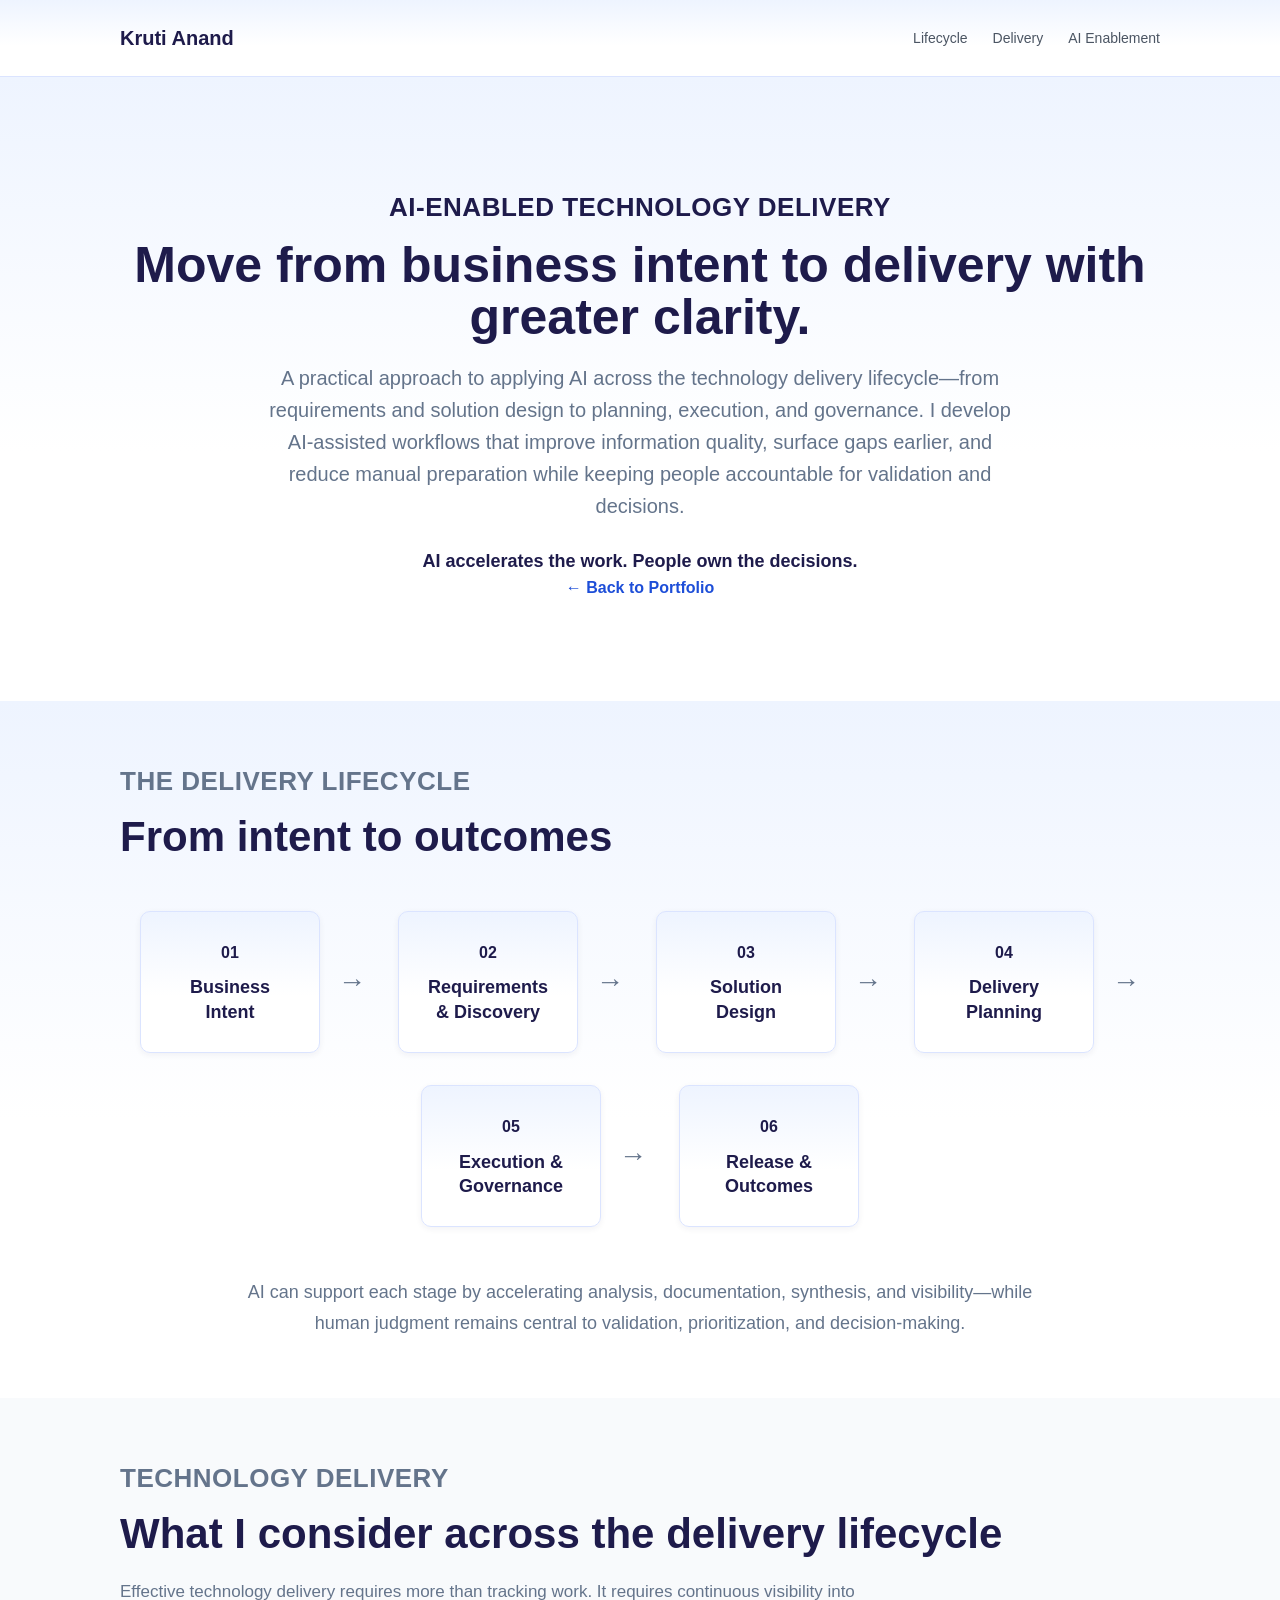
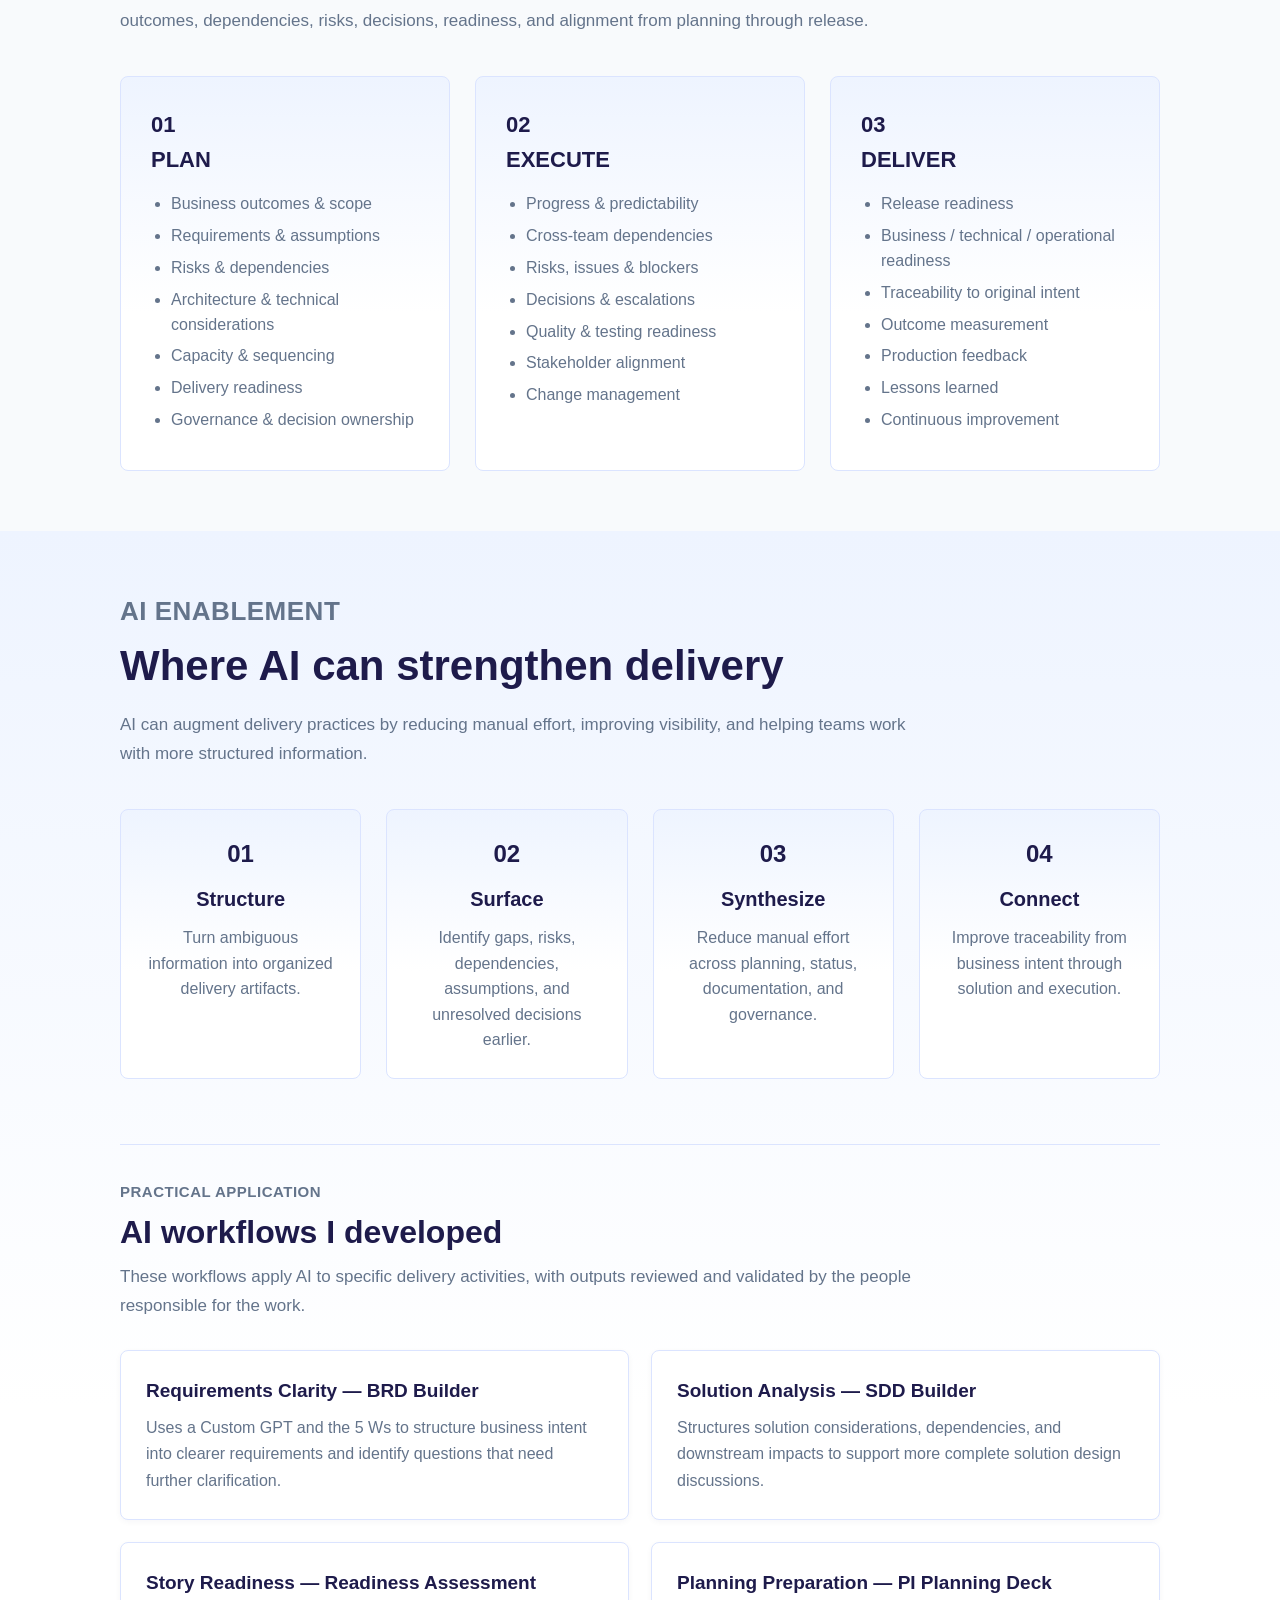
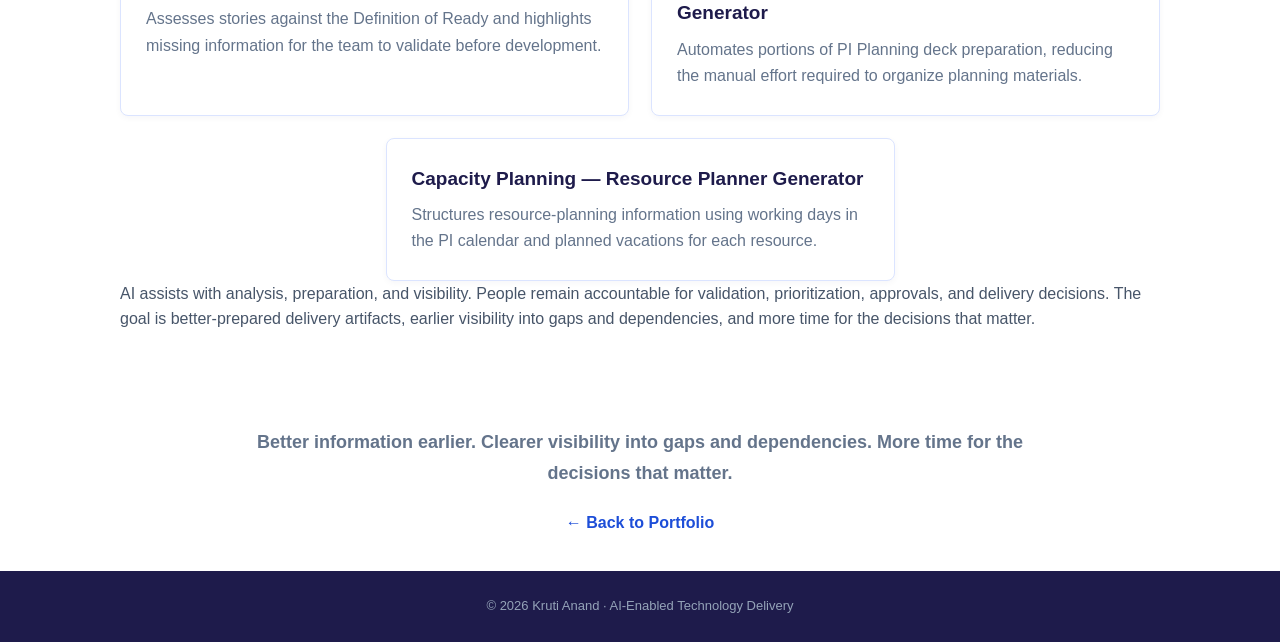
<file: index.html>
<!DOCTYPE html>
<html lang="en">
<head>
  <meta charset="UTF-8">
  <meta name="viewport" content="width=device-width, initial-scale=1.0">

  <title>AI-Enabled Technology Delivery | Kruti Anand</title>

  <style>
    /* =========================
       GLOBAL RESET
       ========================= */

    * {
      box-sizing: border-box;
      margin: 0;
      padding: 0;
    }

    html {
      scroll-behavior: smooth;
    }

    body {
      font-family: -apple-system, BlinkMacSystemFont, "Segoe UI", Roboto, Helvetica, Arial, sans-serif;
      background: #f8fafc;
      color: #475569;
      line-height: 1.6;
    }

    .container {
      max-width: 1100px;
      margin: auto;
      padding: 0 30px;
    }


    /* =========================
       HEADER / NAVIGATION
       ========================= */

    header {
      background: linear-gradient(180deg, #eef4ff 0%, #ffffff 60%);
      padding: 22px 0;
      border-bottom: 1px solid #dbe4ff;
      position: sticky;
      top: 0;
      z-index: 10;
    }

    .header-inner {
      display: flex;
      align-items: center;
      justify-content: space-between;
      gap: 30px;
    }

    .brand {
      font-size: 20px;
      font-weight: 700;
      color: #1e1b4b;
      text-decoration: none;
      white-space: nowrap;
    }

    nav {
      display: flex;
      align-items: center;
      gap: 25px;
    }

    nav a {
      text-decoration: none;
      color: #4b5563;
      font-size: 14px;
      font-weight: 500;
    }

    nav a:hover {
      color: #1e1b4b;
    }


    /* =========================
       HERO
       ========================= */

    .hero {
      background: linear-gradient(180deg, #eef4ff 0%, #ffffff 60%);
      padding: 110px 0 100px;
      text-align: center;
    }

    .eyebrow {
      font-size: 26px;
      font-weight: 800;
      color: #1e1b4b;
      letter-spacing: 0.5px;
      margin-bottom: 10px;
      text-transform: uppercase;
    }

    .hero h1 {
      font-size: 50px;
      color: #1e1b4b;
      margin-bottom: 18px;
      line-height: 1.05;
    }

    .hero-subheadline {
      max-width: 760px;
      margin: 0 auto 25px;
      font-size: 20px;
      color: #64748b;
    }

    .hero-principle {
      font-size: 18px;
      color: #1e1b4b;
      margin-top: 20px;
    }


    /* =========================
       SECTIONS
       ========================= */

    section {
      padding: 60px 0;
      scroll-margin-top: 120px;
    }

    section:nth-child(even) {
      background: linear-gradient(180deg, #eef4ff 0%, #ffffff 60%);
    }

    .section-heading h2 {
      font-size: 42px;
      font-weight: 800;
      color: #1e1b4b;
      margin-bottom: 20px;
      line-height: 1.15;
    }

    .section-heading p {
      color: #64748b;
      max-width: 800px;
      margin-bottom: 25px;
    }

    .section-heading .eyebrow {
      margin-bottom: 10px;
    }

    .section-intro {
      font-size: 17px;
      line-height: 1.7;
    }


    /* =========================
       LIFECYCLE
       ========================= */

    .lifecycle {
      display: flex;
      align-items: center;
      justify-content: center;
      gap: 32px;
      flex-wrap: wrap;
      margin: 50px 0;
    }

    .lifecycle-item {
      display: flex;
      align-items: center;
      gap: 18px;
    }

    .lifecycle-stage {
      background: linear-gradient(180deg, #eef4ff 0%, #ffffff 60%);
      border: 1px solid #dbe4ff;
      border-radius: 10px;
      padding: 28px 22px;
      width: 180px;
      text-align: center;
      box-shadow: 0 2px 6px rgba(30, 27, 75, 0.06);
    }

    .stage-number {
      font-size: 16px;
      font-weight: 700;
      color: #1e1b4b;
      margin-bottom: 10px;
      display: block;
    }

    .lifecycle-stage h3 {
      font-size: 18px;
      color: #1e1b4b;
      line-height: 1.35;
    }

    .lifecycle-arrow {
      font-size: 28px;
      color: #64748b;
      font-weight: 600;
    }

    .section-supporting-text {
      max-width: 800px;
      margin: 40px auto 0;
      text-align: center;
      color: #64748b;
      font-size: 18px;
      line-height: 1.7;
    }


    /* =========================
       TECHNOLOGY DELIVERY
       ========================= */

    .delivery-grid {
      display: grid;
      grid-template-columns: repeat(3, 1fr);
      gap: 25px;
      margin-top: 40px;
    }

    .delivery-card {
      background: linear-gradient(180deg, #eef4ff 0%, #ffffff 60%);
      border: 1px solid #dbe4ff;
      border-radius: 8px;
      padding: 30px;
    }

    .card-header h3 {
      color: #1e1b4b;
      margin-bottom: 10px;
      font-size: 22px;
      font-weight: 700;
    }

    .card-label {
      font-size: 22px;
      font-weight: 800;
      color: #1e1b4b;
      display: block;
    }

    .delivery-card ul {
      margin-top: 15px;
      padding-left: 20px;
      color: #64748b;
      line-height: 1.55;
    }

    .delivery-card li {
      margin-bottom: 7px;
    }


    /* =========================
       AI ENABLEMENT
       ========================= */

    .capability-grid {
      display: grid;
      grid-template-columns: repeat(4, 1fr);
      gap: 25px;
      margin-top: 40px;
    }

    .capability-card {
      background: linear-gradient(180deg, #eef4ff 0%, #ffffff 60%);
      border: 1px solid #dbe4ff;
      border-radius: 8px;
      padding: 25px;
      text-align: center;
    }

    .capability-number {
      font-size: 24px;
      font-weight: 800;
      color: #1e1b4b;
    }

    .capability-card h3 {
      color: #1e1b4b;
      margin: 10px 0;
      font-size: 20px;
      font-weight: 700;
    }

    .capability-card p {
      color: #64748b;
    }

    .governance-statement p {
      color: #1e1b4b;
      font-size: 17px;
      line-height: 1.7;
    }
    
 /*=========================
   AI WORKFLOWS
   ========================= */

.workflow-section {
  margin-top: 65px;
  padding-top: 35px;
  border-top: 1px solid #dbe4ff;
}

.workflow-section .section-heading h2 {
  font-size: 32px;
  margin-bottom: 12px;
}

.workflow-section .section-heading .eyebrow {
  font-size: 15px;
}

.workflow-grid {
  display: grid;
  grid-template-columns: repeat(2, 1fr);
  gap: 22px;
  margin-top: 30px;
}

.workflow-card {
  background: #ffffff;
  border: 1px solid #dbe4ff;
  border-radius: 8px;
  padding: 25px;
  box-shadow: 0 2px 6px rgba(30, 27, 75, 0.04);
}
    
.workflow-card:last-child {
  grid-column: 1 / -1;
  width: calc(50% - 11px);
  justify-self: center;
}

.workflow-card h3 {
  color: #1e1b4b;
  font-size: 19px;
  margin-bottom: 8px;
}

.workflow-card p {
  color: #64748b;
  line-height: 1.65;
}

    /* =========================
       CLOSING
       ========================= */

    .closing-section {
      background: #ffffff;
      padding-top: 35px;
      padding-bottom: 35px;
    }

    .closing-section p {
      color: #64748b;
      font-size: 18px;
      max-width: 800px;
      margin: auto;
      text-align: center;
      line-height: 1.7;
    }


    /* =========================
       FOOTER
       ========================= */

    footer {
      background: #1e1b4b;
      color: #94a3b8;
      text-align: center;
      padding: 25px;
      font-size: 13px;
    }


    /* =========================
       RESPONSIVE
       ========================= */

    @media (max-width: 900px) {

      .hero h1 {
        font-size: 42px;
      }

      .delivery-grid {
        grid-template-columns: 1fr;
      }

      .capability-grid {
        grid-template-columns: repeat(2, 1fr);
      }

      .lifecycle {
        gap: 20px;
      }

      .lifecycle-stage {
        width: 170px;
      }
    }


   @media (max-width: 650px) {
      .workflow-grid {
        grid-template-columns: 1fr;
      }
    
      section {
        scroll-margin-top: 150px;
      }

      .container {
        padding: 0 20px;
      }

      .header-inner {
        flex-direction: column;
        gap: 12px;
      }

      nav {
        gap: 18px;
        flex-wrap: wrap;
        justify-content: center;
      }

      nav a {
        font-size: 13px;
      }

      .hero {
        padding: 80px 0 70px;
      }

      .eyebrow {
        font-size: 20px;
      }

      .hero h1 {
        font-size: 34px;
      }

      .hero-subheadline {
        font-size: 18px;
      }

      .section-heading h2 {
        font-size: 34px;
      }

      .lifecycle {
        flex-direction: column;
        gap: 12px;
      }

      .lifecycle-item {
        flex-direction: column;
        gap: 10px;
      }

      .lifecycle-stage {
        width: 260px;
      }

      .lifecycle-arrow {
        transform: rotate(90deg);
      }

      .capability-grid {
        grid-template-columns: 1fr;
      }

       .workflow-principle {
          max-width: 800px;
          margin: 25px auto 0;
          padding: 0;
          border: none;
          text-align: left;
      }

        .workflow-principle p {
          color: #64748b;
          font-size: 16px;
          font-weight: 400;
          line-height: 1.7;
          margin: 0;
      }

        .workflow-principle .governance-message {
          color: #1e1b4b;          
     }

        .workflow-principle .workflow-outcome {
          color: #64748b;
          font-weight: 400;
          margin-bottom: 0;
     }

         .workflow-card:last-child {
            grid-column: auto;
            width: 100%;
    }
    }
    

  </style>
</head>

<body>

  <!-- =========================
       HEADER
       ========================= -->

  <header class="site-header">
    <div class="container header-inner">

      <a href="https://kruti-anand.github.io/" class="brand">Kruti Anand</a>

      <nav class="main-nav">
        <a href="#lifecycle">Lifecycle</a>
        <a href="#delivery">Delivery</a>
        <a href="#ai-enablement">AI Enablement</a>
      </nav>

    </div>
  </header>


  <main>

    <!-- =========================
         HERO
         ========================= -->

    <section class="hero">

      <div class="container hero-content">

        <p class="eyebrow">AI-ENABLED TECHNOLOGY DELIVERY</p>

        <h1>
          Move from business intent to delivery with greater clarity.
        </h1>

        <p class="hero-subheadline">
          A practical approach to applying AI across the technology delivery lifecycle—from requirements and solution design to planning, execution, and governance. I develop AI-assisted workflows 
          that improve information quality, surface gaps earlier, and reduce manual preparation while keeping people accountable for validation and decisions.
        </p>

        <p class="hero-principle">
          <strong>AI accelerates the work. People own the decisions.</strong>
        </p>
         <a
            class="back-link"
            href="https://kruti-anand.github.io/"
            style="color: #1d4ed8; font-weight: 650; text-decoration: none;"
          >
            ← Back to Portfolio
          </a>


      </div>

    </section>


    <!-- =========================
         LIFECYCLE
         ========================= -->

    <section id="lifecycle" class="section lifecycle-section">

      <div class="container">

        <div class="section-heading">

          <p class="eyebrow">THE DELIVERY LIFECYCLE</p>

          <h2>From intent to outcomes</h2>

        </div>


        <div class="lifecycle">

          <div class="lifecycle-item">

            <div class="lifecycle-stage">
              <span class="stage-number">01</span>
              <h3>Business Intent</h3>
            </div>

            <div class="lifecycle-arrow">→</div>

          </div>


          <div class="lifecycle-item">

            <div class="lifecycle-stage">
              <span class="stage-number">02</span>
              <h3>Requirements &amp; Discovery</h3>
            </div>

            <div class="lifecycle-arrow">→</div>

          </div>


          <div class="lifecycle-item">

            <div class="lifecycle-stage">
              <span class="stage-number">03</span>
              <h3>Solution Design</h3>
            </div>

            <div class="lifecycle-arrow">→</div>

          </div>


          <div class="lifecycle-item">

            <div class="lifecycle-stage">
              <span class="stage-number">04</span>
              <h3>Delivery Planning</h3>
            </div>

            <div class="lifecycle-arrow">→</div>

          </div>


          <div class="lifecycle-item">

            <div class="lifecycle-stage">
              <span class="stage-number">05</span>
              <h3>Execution &amp; Governance</h3>
            </div>

            <div class="lifecycle-arrow">→</div>

          </div>


          <div class="lifecycle-item">

            <div class="lifecycle-stage">
              <span class="stage-number">06</span>
              <h3>Release &amp; Outcomes</h3>
            </div>

          </div>

        </div>


        <p class="section-supporting-text">
          AI can support each stage by accelerating analysis,
          documentation, synthesis, and visibility—while human
          judgment remains central to validation, prioritization,
          and decision-making.
        </p>

      </div>

    </section>


    <!-- =========================
         TECHNOLOGY DELIVERY
         ========================= -->

    <section id="delivery" class="section delivery-section">

      <div class="container">

        <div class="section-heading">

          <p class="eyebrow">TECHNOLOGY DELIVERY</p>

          <h2>What I consider across the delivery lifecycle</h2>

          <p class="section-intro">
            Effective technology delivery requires more than tracking
            work. It requires continuous visibility into outcomes,
            dependencies, risks, decisions, readiness, and alignment
            from planning through release.
          </p>

        </div>


        <div class="delivery-grid">

          <!-- PLAN -->

          <article class="delivery-card">

            <div class="card-header">
              <span class="card-label">01</span>
              <h3>PLAN</h3>
            </div>

            <ul>
              <li>Business outcomes &amp; scope</li>
              <li>Requirements &amp; assumptions</li>
              <li>Risks &amp; dependencies</li>
              <li>Architecture &amp; technical considerations</li>
              <li>Capacity &amp; sequencing</li>
              <li>Delivery readiness</li>
              <li>Governance &amp; decision ownership</li>
            </ul>

          </article>


          <!-- EXECUTE -->

          <article class="delivery-card">

            <div class="card-header">
              <span class="card-label">02</span>
              <h3>EXECUTE</h3>
            </div>

            <ul>
              <li>Progress &amp; predictability</li>
              <li>Cross-team dependencies</li>
              <li>Risks, issues &amp; blockers</li>
              <li>Decisions &amp; escalations</li>
              <li>Quality &amp; testing readiness</li>
              <li>Stakeholder alignment</li>
              <li>Change management</li>
            </ul>

          </article>


          <!-- DELIVER -->

          <article class="delivery-card">

            <div class="card-header">
              <span class="card-label">03</span>
              <h3>DELIVER</h3>
            </div>

            <ul>
              <li>Release readiness</li>
              <li>Business / technical / operational readiness</li>
              <li>Traceability to original intent</li>
              <li>Outcome measurement</li>
              <li>Production feedback</li>
              <li>Lessons learned</li>
              <li>Continuous improvement</li>
            </ul>

          </article>

        </div>

      </div>

    </section>


    <!-- =========================
         AI ENABLEMENT
         ========================= -->

    <section id="ai-enablement" class="section ai-section">

      <div class="container">

        <div class="section-heading">

          <p class="eyebrow">AI ENABLEMENT</p>

          <h2>Where AI can strengthen delivery</h2>

          <p class="section-intro">
            AI can augment delivery practices by reducing manual effort,
            improving visibility, and helping teams work with more
            structured information.
          </p>

        </div>


        <div class="capability-grid">

          <!-- STRUCTURE -->

          <article class="capability-card">

            <span class="capability-number">01</span>

            <h3>Structure</h3>

            <p>
              Turn ambiguous information into organized delivery artifacts.
            </p>

          </article>


          <!-- SURFACE -->

          <article class="capability-card">

            <span class="capability-number">02</span>

            <h3>Surface</h3>

            <p>
              Identify gaps, risks, dependencies, assumptions, and unresolved decisions earlier.
            </p>

          </article>


          <!-- SYNTHESIZE -->

          <article class="capability-card">

            <span class="capability-number">03</span>

            <h3>Synthesize</h3>

            <p>
              Reduce manual effort across planning, status, documentation, and governance.
            </p>

          </article>


          <!-- CONNECT -->

          <article class="capability-card">

            <span class="capability-number">04</span>

            <h3>Connect</h3>

            <p>
              Improve traceability from business intent through solution and execution.
            </p>

          </article>

        </div>
<div class="workflow-section">

  <div class="section-heading">
    <p class="eyebrow">PRACTICAL APPLICATION</p>
    <h2>AI workflows I developed</h2>
    <p class="section-intro">
      These workflows apply AI to specific delivery activities, with outputs
      reviewed and validated by the people responsible for the work.
    </p>
  </div>

  <div class="workflow-grid">

    <article class="workflow-card">
      <h3>Requirements Clarity — BRD Builder</h3>
      <p>
        Uses a Custom GPT and the 5 Ws to structure business intent into clearer requirements and identify questions that need further clarification.
      </p>
    </article>

    <article class="workflow-card">
      <h3>Solution Analysis — SDD Builder</h3>
      <p>
        Structures solution considerations, dependencies, and downstream impacts to support more complete solution design discussions.
      </p>
    </article>

    <article class="workflow-card">
      <h3>Story Readiness — Readiness Assessment</h3>
      <p>
        Assesses stories against the Definition of Ready and highlights missing information for the team to validate before development.
      </p>
    </article>

    <article class="workflow-card">
      <h3>Planning Preparation — PI Planning Deck Generator</h3>
      <p>
        Automates portions of PI Planning deck preparation, reducing the manual effort required to organize planning materials.
      </p>
    </article>

    <article class="workflow-card">
      <h3>Capacity Planning — Resource Planner Generator</h3>
      <p>
        Structures resource-planning information using working days in the PI calendar and planned vacations for each resource.
      </p>
    </article>

     </div><!-- end workflow-grid -->

<div class="workflow-principle">
  <p>
    AI assists with analysis, preparation, and visibility.
    People remain accountable for validation, prioritization,
    approvals, and delivery decisions.
    The goal is better-prepared delivery artifacts, earlier visibility
    into gaps and dependencies, and more time for the decisions that matter.
  </p>
</div>
  </div>
  </div>
  </section>

    <!-- =========================
         CLOSING & BACK TO PORTFOLIO
         ========================= -->

    <section class="closing-section">
      <div class="container">

        <p>
  <strong>
    Better information earlier. Clearer visibility into gaps and dependencies.
    More time for the decisions that matter.
  </strong>
        </p>

        <div style="text-align: center; margin-top: 22px;">
          <a
            class="back-link"
            href="https://kruti-anand.github.io/"
            style="color: #1d4ed8; font-weight: 650; text-decoration: none;"
          >
            ← Back to Portfolio
          </a>
        </div>

      </div>
    </section>

  </main>

  <!-- =========================
       FOOTER
       ========================= -->

  <footer>
    <p>
      © 2026 Kruti Anand · AI-Enabled Technology Delivery
    </p>
  </footer>

</body>
</html>
</file>
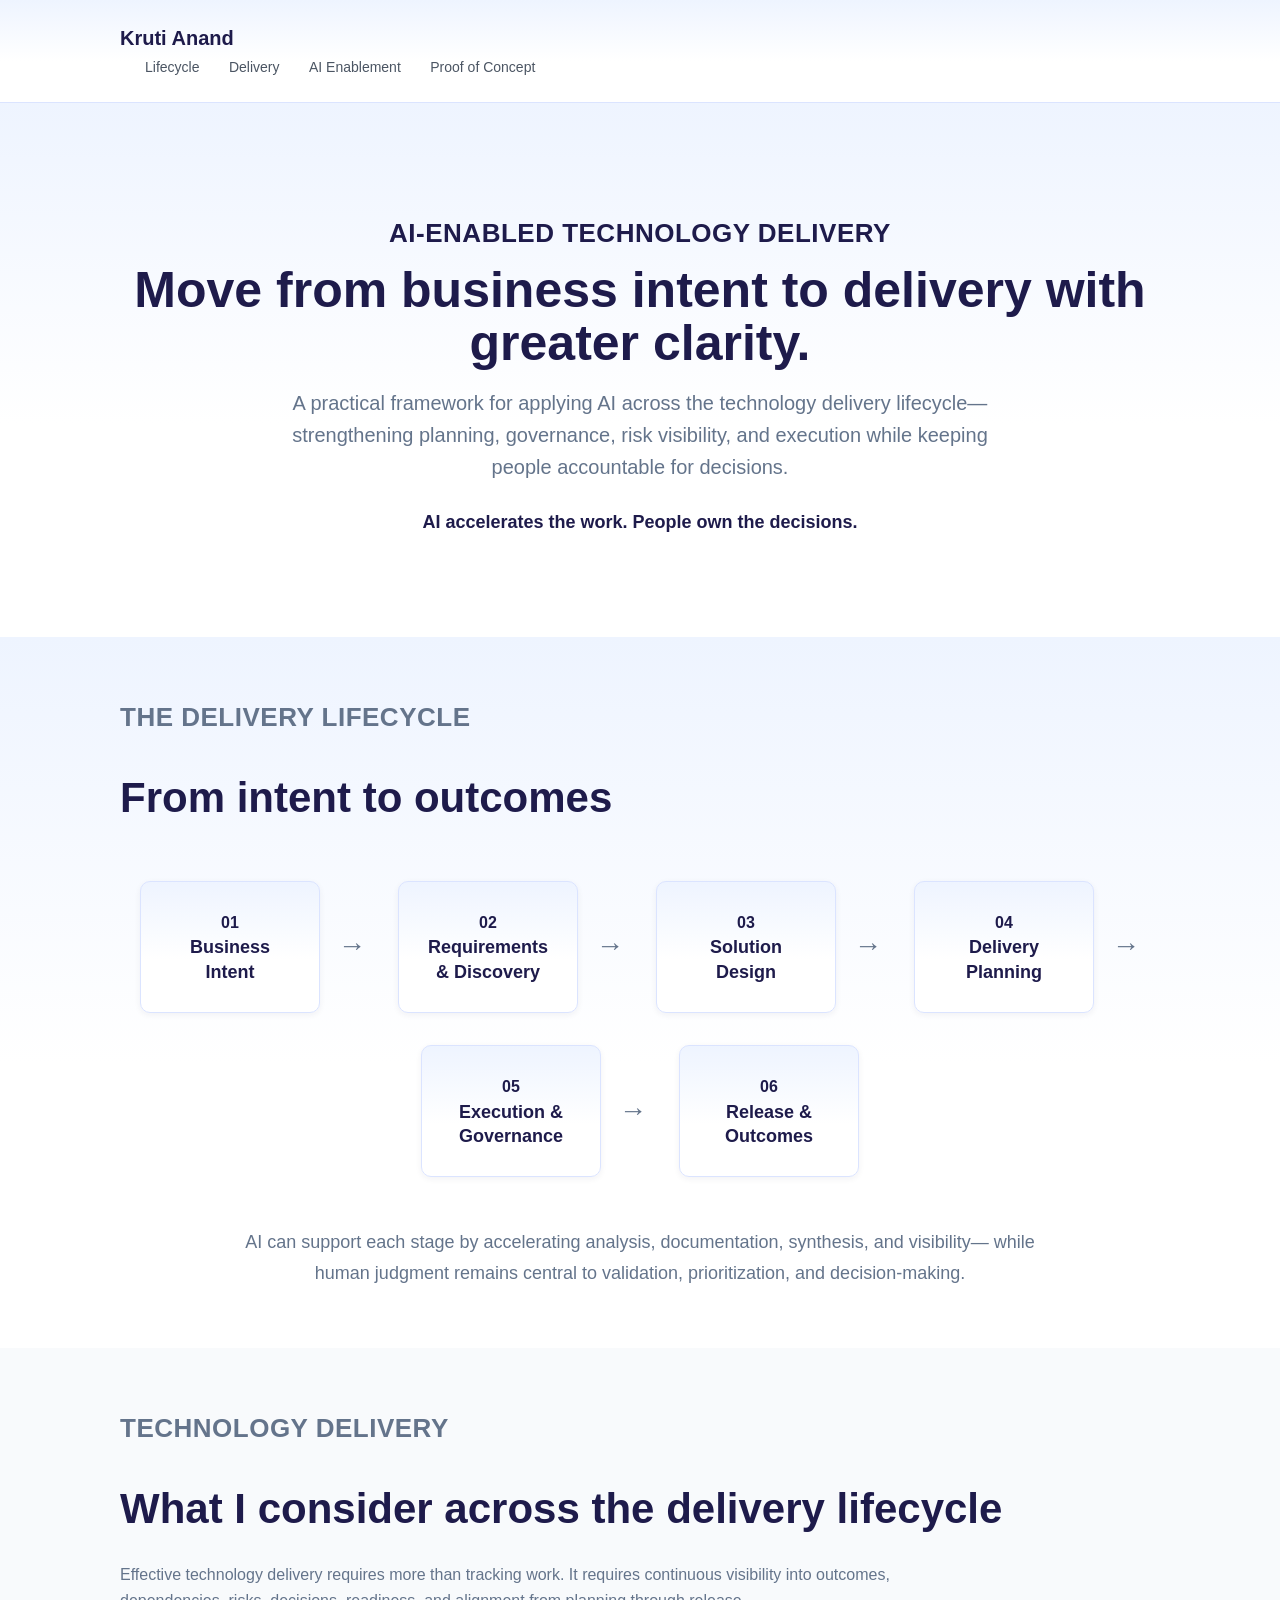
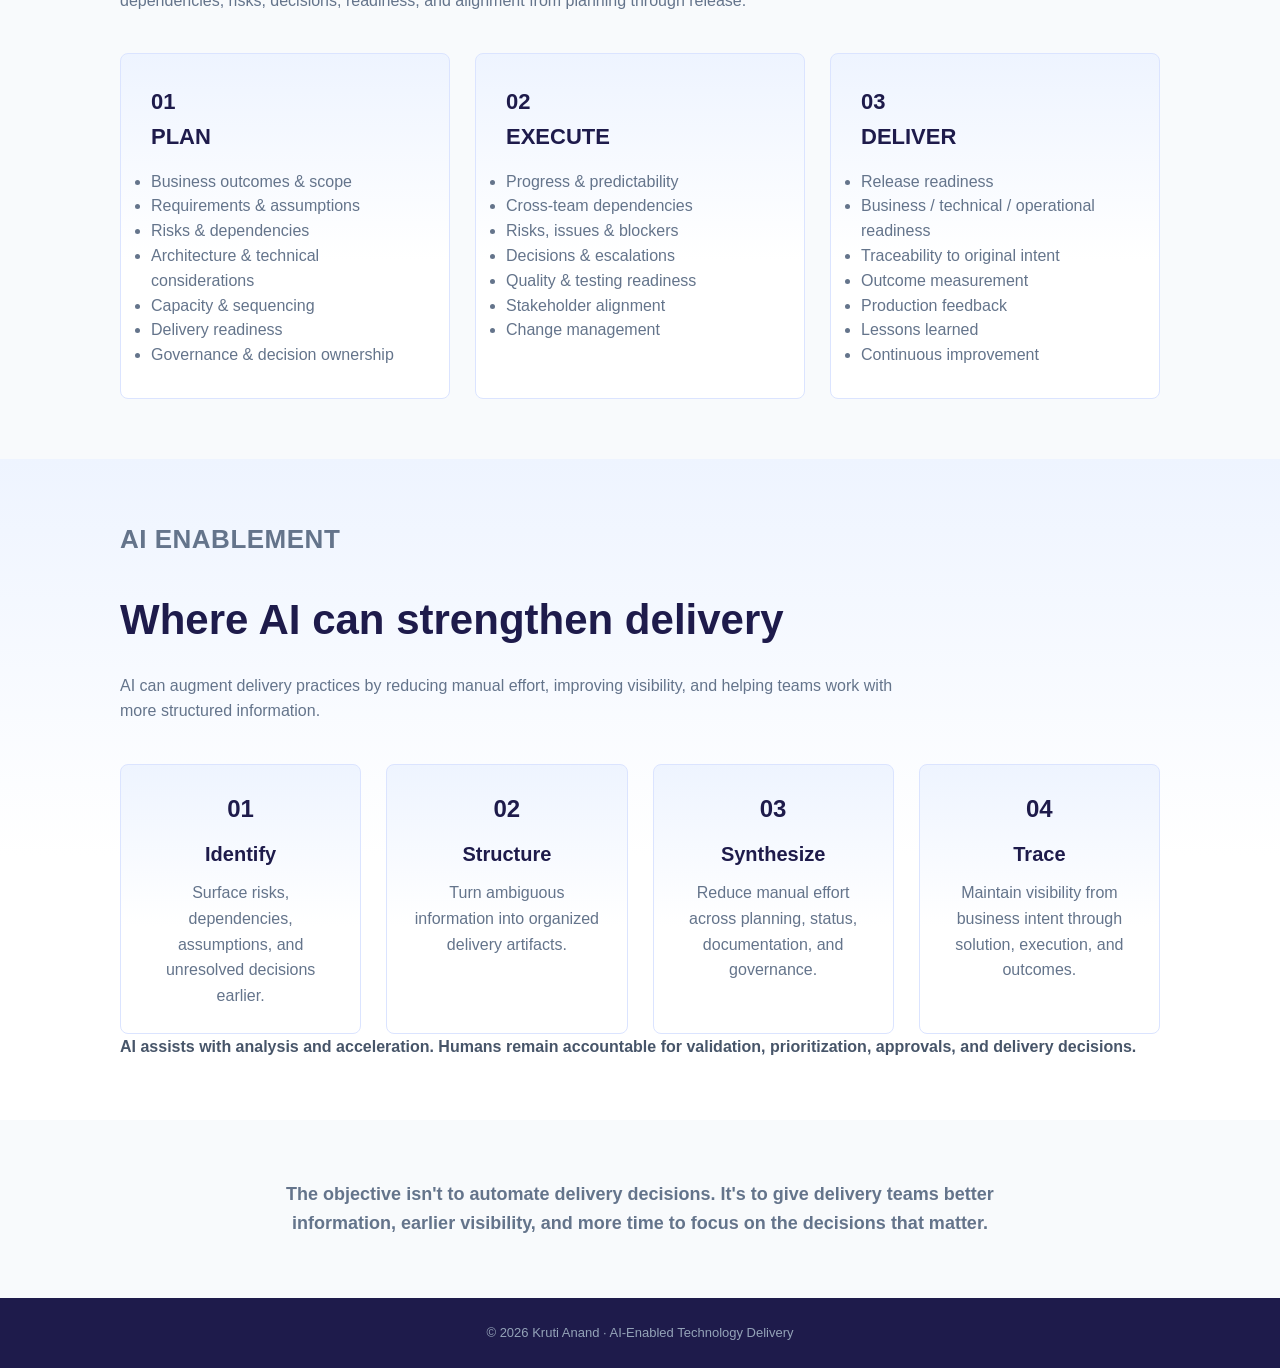
<file: docs/index.html>
<!DOCTYPE html>
<html lang="en">
<head>
  <meta charset="UTF-8">
  <meta name="viewport" content="width=device-width, initial-scale=1.0">

  <title>AI‑Enabled Technology Delivery | Kruti Anand</title>

  <style>
    /* Global Reset */
    * { box-sizing: border-box; margin: 0; padding: 0; }

    body {
      font-family: -apple-system, BlinkMacSystemFont, "Segoe UI", Roboto, Helvetica, Arial, sans-serif;
      background: #f8fafc;
      color: #475569;
      line-height: 1.6;
    }

    .container { max-width: 1100px; margin: auto; padding: 0 30px; }

    /* Header */
    header {
      background: linear-gradient(180deg, #eef4ff 0%, #ffffff 60%);
      padding: 22px 0;
      border-bottom: 1px solid #dbe4ff;
      position: sticky;
      top: 0;
      z-index: 10;
    }

    .brand {
      font-size: 20px;
      font-weight: 700;
      color: #1e1b4b;
      text-decoration: none;
    }

    nav a {
      margin-left: 25px;
      text-decoration: none;
      color: #4b5563;
      font-size: 14px;
    }

    nav a:hover { color: #1e1b4b; }

    /* HERO */
    .hero {
      background: linear-gradient(180deg, #eef4ff 0%, #ffffff 60%);
      padding: 110px 0 100px;
      text-align: center;
    }

    .eyebrow {
  font-size: 26px;
  font-weight: 800;
  color: #1e1b4b;
  letter-spacing: 0.5px;
  margin-bottom: 10px;
  text-transform: uppercase;
}

    .hero h1 {
      font-size: 50px;
      color: #1e1b4b;
      margin-bottom: 18px;
      line-height: 1.05;
    }

    .hero-subheadline {
      max-width: 760px;
      margin: 0 auto 25px;
      font-size: 20px;
      color: #64748b;
    }

    .hero-principle {
      font-size: 18px;
      color: #1e1b4b;
      margin-top: 20px;
    }

    /* Sections */
    section {
      padding: 60px 0;
      scroll-margin-top: 120px; /* ensures heading is visible when clicking tabs */
    }

    section:nth-child(even) {
      background: linear-gradient(180deg, #eef4ff 0%, #ffffff 60%);
    }

    .section-heading h2 {
      font-size: 42px;
      font-weight: 800;
      color: #1e1b4b;
      margin-bottom: 20px;
    }


    .section-heading p {
      color: #64748b;
      max-width: 800px;
      margin-bottom: 25px;
    }

    /* LIFECYCLE */
    .lifecycle {
      display: flex;
      align-items: center;
      justify-content: center;
      gap: 32px;
      flex-wrap: wrap;
      margin: 50px 0;
    }

    .lifecycle-item {
      display: flex;
      align-items: center;
      gap: 18px;
    }

    .lifecycle-stage {
      background: linear-gradient(180deg, #eef4ff 0%, #ffffff 60%);
      border: 1px solid #dbe4ff;
      border-radius: 10px;
      padding: 28px 22px;
      width: 180px;
      text-align: center;
      box-shadow: 0 2px 6px rgba(30, 27, 75, 0.06);
    }

    .stage-number {
      font-size: 16px;
      font-weight: 700;
      color: #1e1b4b;
      margin-bottom: 10px;
    }

    .lifecycle-stage h3 {
      font-size: 18px;
      color: #1e1b4b;
      line-height: 1.35;
    }

    .lifecycle-arrow {
      font-size: 28px;
      color: #64748b;
      font-weight: 600;
    }

    /* Delivery Cards */
    .delivery-grid {
      display: grid;
      grid-template-columns: repeat(3, 1fr);
      gap: 25px;
      margin-top: 40px;
    }

    .delivery-card {
      background: linear-gradient(180deg, #eef4ff 0%, #ffffff 60%);
      border: 1px solid #dbe4ff;
      border-radius: 8px;
      padding: 30px;
    }

    .card-header h3 {
      color: #1e1b4b;
      margin-bottom: 10px;
      font-size: 22px;
      font-weight: 700;
    }

    .card-label {
      font-size: 22px;
      font-weight: 800;
      color: #1e1b4b;
    }

    .delivery-card ul {
      margin-top: 15px;
      color: #64748b;
      line-height: 1.55;
    }

    /* AI Enablement */
    .capability-grid {
      display: grid;
      grid-template-columns: repeat(4, 1fr);
      gap: 25px;
      margin-top: 40px;
    }

    .capability-card {
      background: linear-gradient(180deg, #eef4ff 0%, #ffffff 60%);
      border: 1px solid #dbe4ff;
      border-radius: 8px;
      padding: 25px;
      text-align: center;
    }

    .capability-number {
      font-size: 24px;
      font-weight: 800;
      color: #1e1b4b;
    }

    .capability-card h3 {
      color: #1e1b4b;
      margin: 10px 0;
      font-size: 20px;
      font-weight: 700;
    }

    .capability-card p { color: #64748b; }

    /* Proof of Concept */
    .discovery-flow {
      display: flex;
      flex-direction: column;
      align-items: center;
      gap: 15px;
      margin: 40px 0;
    }

    .discovery-step {
      background: linear-gradient(180deg, #eef4ff 0%, #ffffff 60%);
      border: 1px solid #dbe4ff;
      border-radius: 8px;
      padding: 20px;
      width: 260px;
      text-align: center;
    }

    .discovery-step h3 {
      color: #1e1b4b;
      margin-top: 10px;
      font-size: 20px;
      font-weight: 700;
    }

    .discovery-connector {
      font-size: 24px;
      color: #64748b;
    }

    /* Closing */
    .closing-section p {
      color: #64748b;
      font-size: 18px;
      max-width: 800px;
      margin: auto;
      text-align: center;
    }

    /* Footer */
    footer {
      background: #1e1b4b;
      color: #94a3b8;
      text-align: center;
      padding: 25px;
      font-size: 13px;
    }

  </style>
</head>

<body>

<header class="site-header">
  <div class="container header-inner">
    <a href="#" class="brand">Kruti Anand</a>

    <!-- ⭐ FIXED NAVIGATION -->
    <nav class="main-nav">
      <a href="/docs/#lifecycle">Lifecycle</a>
      <a href="/docs/#delivery">Delivery</a>
      <a href="/docs/#ai-enablement">AI Enablement</a>
      <a href="/docs/#proof-of-concept">Proof of Concept</a>
    </nav>
  </div>
</header>

<main>

  <!-- HERO -->
  <section class="hero">
    <div class="container hero-content">
      <p class="eyebrow">AI‑ENABLED TECHNOLOGY DELIVERY</p>

      <h1>Move from business intent to delivery with greater clarity.</h1>

      <p class="hero-subheadline">
        A practical framework for applying AI across the technology
        delivery lifecycle—strengthening planning, governance, risk
        visibility, and execution while keeping people accountable
        for decisions.
      </p>

      <p class="hero-principle">
        <strong>AI accelerates the work. People own the decisions.</strong>
      </p>
    </div>
  </section>

  <!-- LIFECYCLE -->
  <section id="lifecycle" class="section lifecycle-section">
    <div class="container">

      <div class="section-heading">
        <p class="eyebrow">THE DELIVERY LIFECYCLE</p>
        <h2>From intent to outcomes</h2>
      </div>

      <div class="lifecycle">

        <div class="lifecycle-item">
          <div class="lifecycle-stage">
            <span class="stage-number">01</span>
            <h3>Business Intent</h3>
          </div>
          <div class="lifecycle-arrow">→</div>
        </div>

        <div class="lifecycle-item">
          <div class="lifecycle-stage">
            <span class="stage-number">02</span>
            <h3>Requirements & Discovery</h3>
          </div>
          <div class="lifecycle-arrow">→</div>
        </div>

        <div class="lifecycle-item">
          <div class="lifecycle-stage">
            <span class="stage-number">03</span>
            <h3>Solution Design</h3>
          </div>
          <div class="lifecycle-arrow">→</div>
        </div>

        <div class="lifecycle-item">
          <div class="lifecycle-stage">
            <span class="stage-number">04</span>
            <h3>Delivery Planning</h3>
          </div>
          <div class="lifecycle-arrow">→</div>
        </div>

        <div class="lifecycle-item">
          <div class="lifecycle-stage">
            <span class="stage-number">05</span>
            <h3>Execution & Governance</h3>
          </div>
          <div class="lifecycle-arrow">→</div>
        </div>

        <div class="lifecycle-item">
          <div class="lifecycle-stage">
            <span class="stage-number">06</span>
            <h3>Release & Outcomes</h3>
          </div>
        </div>

      </div>

      <p class="section-supporting-text" style="
        max-width: 800px;
        margin: 40px auto 0;
        text-align: center;
        color: #64748b;
        font-size: 18px;
        line-height: 1.7;
      ">
        AI can support each stage by accelerating analysis, documentation, synthesis, and visibility—
        while human judgment remains central to validation, prioritization, and decision-making.
      </p>

    </div>
  </section>

  <!-- DELIVERY -->
  <section id="delivery" class="section delivery-section">
    <div class="container">

      <div class="section-heading">
        <p class="eyebrow">TECHNOLOGY DELIVERY</p>
        <h2>What I consider across the delivery lifecycle</h2>

        <p class="section-intro">
          Effective technology delivery requires more than tracking
          work. It requires continuous visibility into outcomes,
          dependencies, risks, decisions, readiness, and alignment
          from planning through release.
        </p>
      </div>

      <div class="delivery-grid">

        <article class="delivery-card">
          <div class="card-header">
            <span class="card-label">01</span>
            <h3>PLAN</h3>
          </div>

          <ul>
            <li>Business outcomes &amp; scope</li>
            <li>Requirements &amp; assumptions</li>
            <li>Risks &amp; dependencies</li>
            <li>Architecture &amp; technical considerations</li>
            <li>Capacity &amp; sequencing</li>
            <li>Delivery readiness</li>
            <li>Governance &amp; decision ownership</li>
          </ul>
        </article>

        <article class="delivery-card">
          <div class="card-header">
            <span class="card-label">02</span>
            <h3>EXECUTE</h3>
          </div>

          <ul>
            <li>Progress &amp; predictability</li>
            <li>Cross-team dependencies</li>
            <li>Risks, issues &amp; blockers</li>
            <li>Decisions &amp; escalations</li>
            <li>Quality &amp; testing readiness</li>
            <li>Stakeholder alignment</li>
            <li>Change management</li>
          </ul>
        </article>

        <article class="delivery-card">
          <div class="card-header">
            <span class="card-label">03</span>
            <h3>DELIVER</h3>
          </div>

          <ul>
            <li>Release readiness</li>
            <li>Business / technical / operational readiness</li>
            <li>Traceability to original intent</li>
            <li>Outcome measurement</li>
            <li>Production feedback</li>
            <li>Lessons learned</li>
            <li>Continuous improvement</li>
          </ul>
        </article>

      </div>

    </div>
  </section>

  <!-- AI ENABLEMENT -->
  <section id="ai-enablement" class="section ai-section">
    <div class="container">

      <div class="section-heading">
        <p class="eyebrow">AI ENABLEMENT</p>
        <h2>Where AI can strengthen delivery</h2>

        <p class="section-intro">
          AI can augment delivery practices by reducing manual effort,
          improving visibility, and helping teams work with more
          structured information.
        </p>
      </div>

           <div class="capability-grid">

        <article class="capability-card">
          <span class="capability-number">01</span>
          <h3>Identify</h3>
          <p>Surface risks, dependencies, assumptions, and unresolved decisions earlier.</p>
        </article>

        <article class="capability-card">
          <span class="capability-number">02</span>
          <h3>Structure</h3>
          <p>Turn ambiguous information into organized delivery artifacts.</p>
        </article>

        <article class="capability-card">
          <span class="capability-number">03</span>
          <h3>Synthesize</h3>
          <p>Reduce manual effort across planning, status, documentation, and governance.</p>
        </article>

        <article class="capability-card">
          <span class="capability-number">04</span>
          <h3>Trace</h3>
          <p>Maintain visibility from business intent through solution, execution, and outcomes.</p>
        </article>

      </div>

      <div class="governance-statement">
        <p>
          <strong>
            AI assists with analysis and acceleration.
            Humans remain accountable for validation,
            prioritization, approvals, and delivery decisions.
          </strong>
        </p>
      </div>

    </div>
  </section>

  <!-- CLOSING -->
<section class="closing-section">
  <div class="container">

    <p>
      <strong>
        The objective isn't to automate delivery decisions.
        It's to give delivery teams better information,
        earlier visibility, and more time to focus on
        the decisions that matter.
      </strong>
    </p>

  </div>
</section>

</main>

<footer>
  <p>© 2026 Kruti Anand · AI-Enabled Technology Delivery</p>
</footer>

</body>
</html>
</file>
